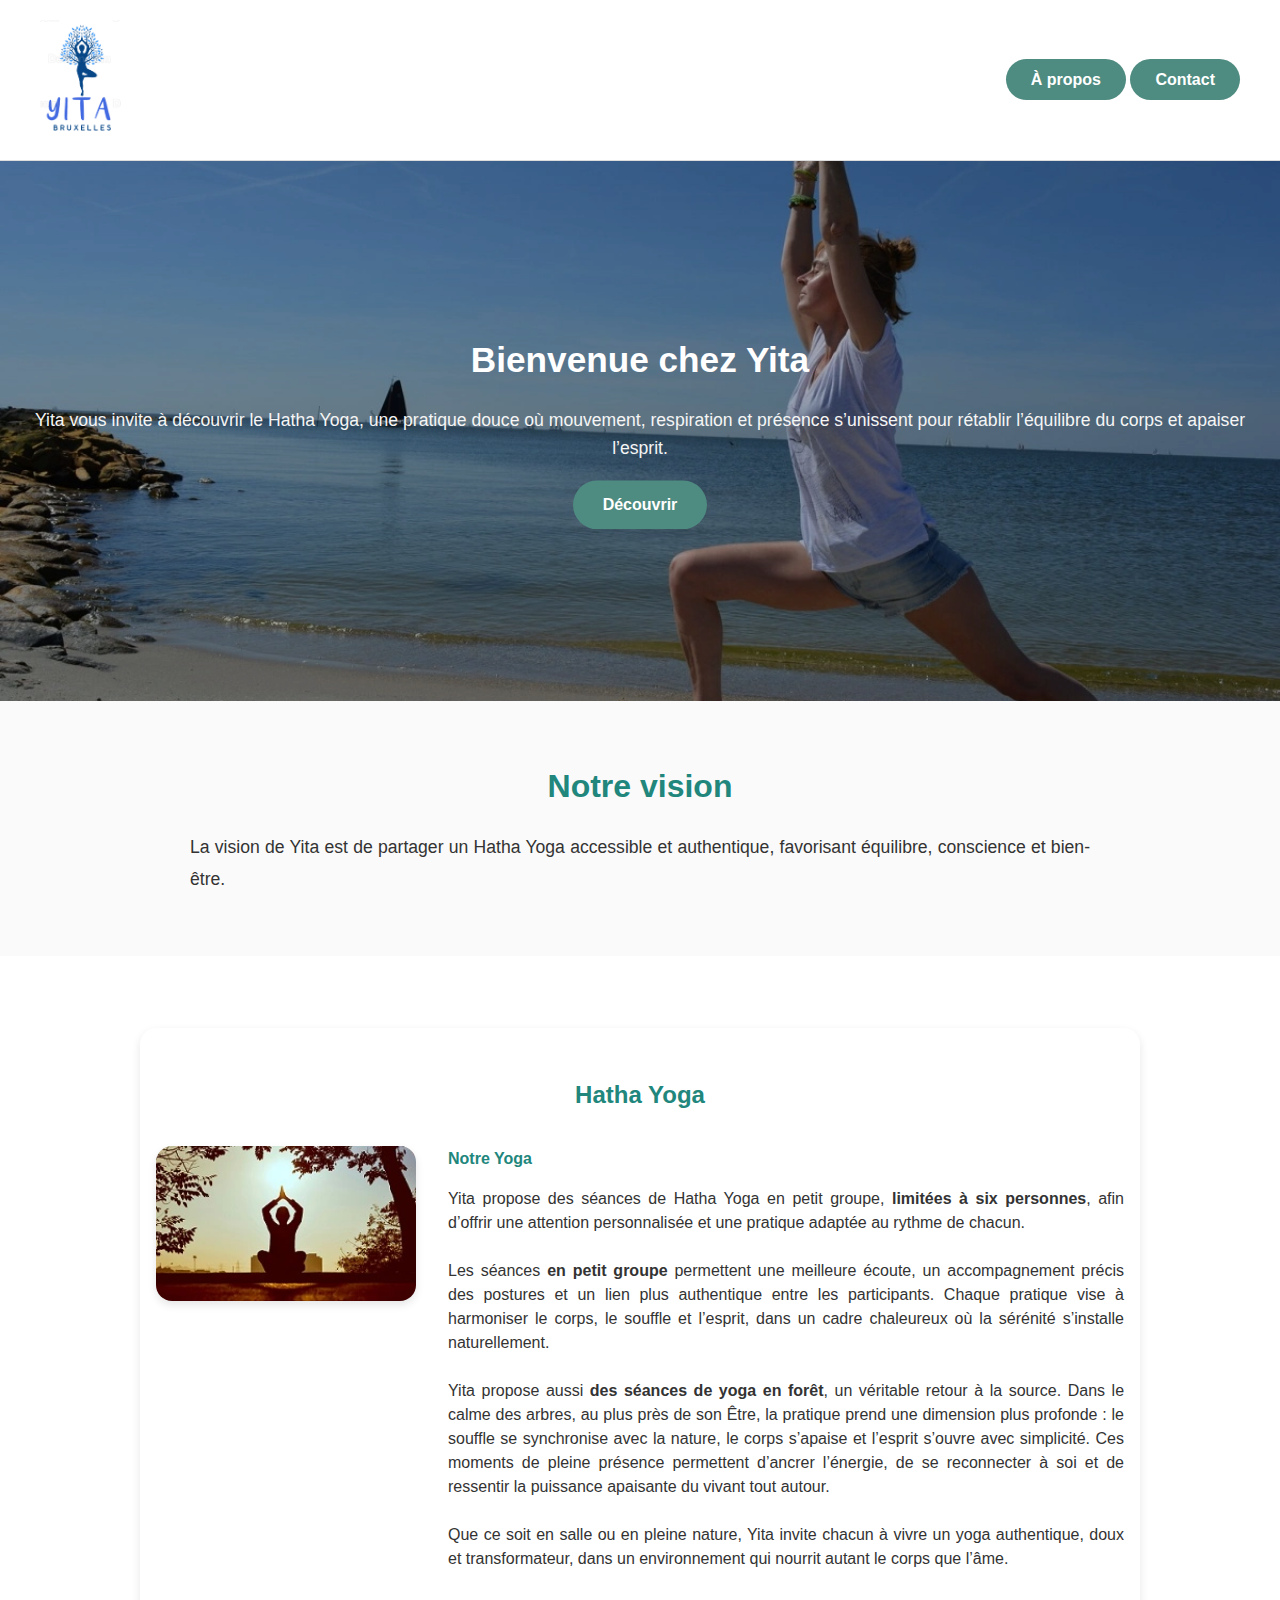
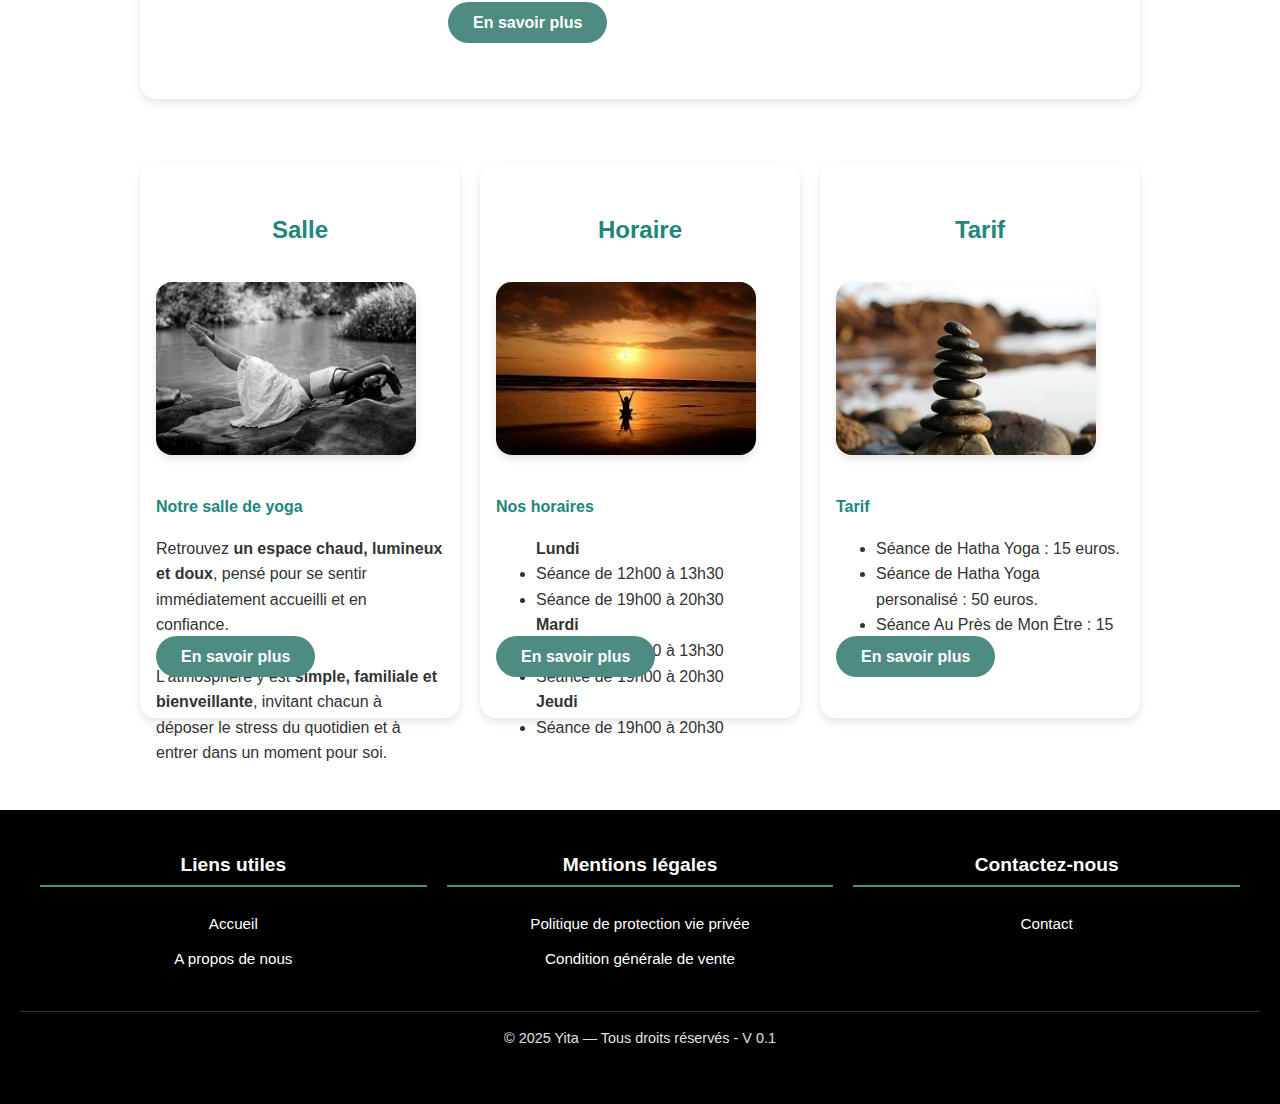
<file: index.html>
<!DOCTYPE html>
<html lang="fr">
<head>
    <meta charset="UTF-8">
    <meta name="viewport" content="width=device-width, initial-scale=1.0">
    <title>YITA - Hatha Yoga Bruxelles</title>
    <meta name="description" content="Yita : Votre Hatha Yoga sur Bruxelles">

    <!-- 🔒 Sécurité front-end pour GitHub Pages -->
    <meta http-equiv="Content-Security-Policy"
          content="default-src 'self'; img-src 'self' https:; script-src 'self'; style-src 'self' https://fonts.googleapis.com; font-src 'self' https://fonts.gstatic.com;">
	<link rel="icon" href="/images/favicon.png" type="image/png">
    <!-- CSS -->
    <link rel="stylesheet" href="style.css">
    <link rel="stylesheet" href="section.css">
</head>


<body>

    <!-- HEADER -->
    <header class="header">
        <div class="logo">
         <a href="/"><img src="images/yita_logo.webp" alt="Yita Logo" width="200" height="297"></a>
          </div>
        <nav class="nav" role="navigation" aria-label="Menu principal">
		         <a href="apropos.html" class="btn">À propos</a>
            <a href="contact.html" class="btn">Contact</a>
        </nav>
    </header>

    <!-- MAIN CONTENT -->
    <main role="main">
        <!-- HERO -->
        <section class="hero">
            <div class="hero-image">
                <img src="images/veronique_hero.webp" alt="Welcome" loading="lazy">
               <div class="hero-text">
                    <h1>Bienvenue chez Yita</h1>
					<p>Yita vous invite à découvrir le Hatha Yoga, une pratique douce où mouvement, 
					respiration et présence s’unissent pour rétablir l’équilibre du corps et apaiser l’esprit.</p>
                  </p>
              
					 <a href="#goto" class="btn">Découvrir</a>
            </div>
        </section>

        <!-- SECTION INTRODUCTIVE -->
        <section class="welcome-section" id="welcome-section">
            <div class="container">
                <h2>Notre vision</h2>
                <p>La vision de Yita est de partager un Hatha Yoga accessible et authentique, 
				favorisant équilibre, conscience et bien-être.
</p>
            </div>
        </section>
		
		
		
<!-- SECTION Yoga -->
<div id="goto"></div>

<section class="special-section" id="notre-histoire">

  <h2>Hatha Yoga</h2>

  <div class="container">
    <div class="photo">
      <img src="images/yoga_index.webp" alt="Hatha Yoga chez Yita" loading="lazy">
    </div>
    <div class="comment">
	<h3>Notre Yoga</h3>

      <p>Yita propose des séances de Hatha Yoga en petit groupe, <strong>limitées à six personnes</strong>, afin d’offrir une attention personnalisée et une pratique adaptée au rythme de chacun.

<br><br>
Les séances <strong>en petit groupe</strong> permettent une meilleure écoute, un accompagnement précis des postures et un lien plus authentique entre les participants.
Chaque pratique vise à harmoniser le corps, le souffle et l’esprit, dans un cadre chaleureux où la sérénité s’installe naturellement.
<br><br>
Yita propose aussi <strong>des séances de yoga en forêt</strong>, un véritable retour à la source.
Dans le calme des arbres, au plus près de son Être, la pratique prend une dimension plus profonde : le souffle se synchronise avec la nature, le corps s’apaise et l’esprit s’ouvre avec simplicité.
Ces moments de pleine présence permettent d’ancrer l’énergie, de se reconnecter à soi et de ressentir la puissance apaisante du vivant tout autour.
<br><br>
Que ce soit en salle ou en pleine nature, Yita invite chacun à vivre un yoga authentique, 
doux et transformateur, dans un environnement qui nourrit autant le corps que l’âme.
<br><br>
</p>
<p>
<a href="contact.html" class="btn">En savoir plus</a>
      </p>
	
    </div>
  </div>
</section>
<div class="services-row">

<section class="special-section" id="Salle">
  <h2>Salle</h2>
  <div class="container">
    <div class="photo">
      <img src="images/room_index.webp" alt="Notre sale" loading="lazy">
    </div>
    <div class="commentindex">
	<h3>Notre salle de yoga</h3>
<p>Retrouvez <strong>un espace chaud, lumineux et doux</strong>, pensé pour se sentir immédiatement accueilli et en confiance.<br><br>
L’atmosphère y est <strong>simple, familiale et bienveillante</strong>, invitant chacun à déposer le stress du quotidien et à entrer dans un moment pour soi.</p>
    </div>
  </div>
  <a href="contact.html" class="btn">En savoir plus</a>
</section>

<!-- SECTION Horaire -->
<section class="special-section" id="horaire">
  <h2>Horaire</h2>
  <div class="container">
    <div class="photo">
      <img src="images/horaire_index.webp" alt="Horaires" loading="lazy">
    </div>
    <div class="commentindex">
	<h3>Nos horaires</h3>
<p>
<ul>
<h4>Lundi</h4>
<li> Séance de 12h00 à 13h30</li>
<li> Séance de 19h00 à 20h30</li>

<h4>Mardi</h4>
<li> Séance de 12h00 à 13h30</li>
<li> Séance de 19h00 à 20h30</li>
<h4>Jeudi</h4>
<li> Séance de 19h00 à 20h30</li>
</p>
 </div>
  </div>
  <a href="contact.html" class="btn">En savoir plus</a>
</section>


<!-- Tarifs -->
<section class="special-section" id="Tarif"> 
  <h2>Tarif</h2>
  <div class="container">
    <div class="photo">
      <img src="images/tarif_index.webp" alt="Tarif" loading="lazy">
    </div>
    <div class="commentindex">
	<h3>Tarif</h3>
		<ul>
        <li>Séance de Hatha Yoga : 15 euros.</li>
		<li>Séance de Hatha Yoga personalisé : 50 euros.</li>
		<li>Séance Au Près de Mon Être : 15 euros.</li>
		</ul>
     

    </div>
  </div>
  <a href="contact.html" class="btn">En savoir plus</a>
</section>
 </div>
</main>
<!-- FOOTER -->
<footer class="footer">
    <div class="footer-wrapper">
        <!-- Colonne Liens utiles -->
        <div class="footer-col">
            <h3>Liens utiles</h3>
            <ul>
                <li><a href="/">Accueil</a></li>
				<li><a href="apropos.html">A propos de nous</a></li>
            </ul>
        </div>
        <!-- Colonne À propos -->
        <div class="footer-col">
      	<h3>Mentions légales</h3>
            <ul>
                <li><a href="rgpd.html">Politique de protection vie privée</a></li>
				<li><a href="condition.html">Condition générale de vente</a></li
                </ul>
          </div>
        <!-- Colonne Contact -->
        <div class="footer-col">
            <h3>Contactez-nous</h3>
			  <ul>
			  <li><a href="contact.html">Contact</a></li>
				  </ul>
        </div>
    </div>
    <p class="footer-bottom">&copy; 2025 Yita — Tous droits réservés - V 0.1</p>
</footer>

<script src="script.js"></script>


</body>
</html>
</file>
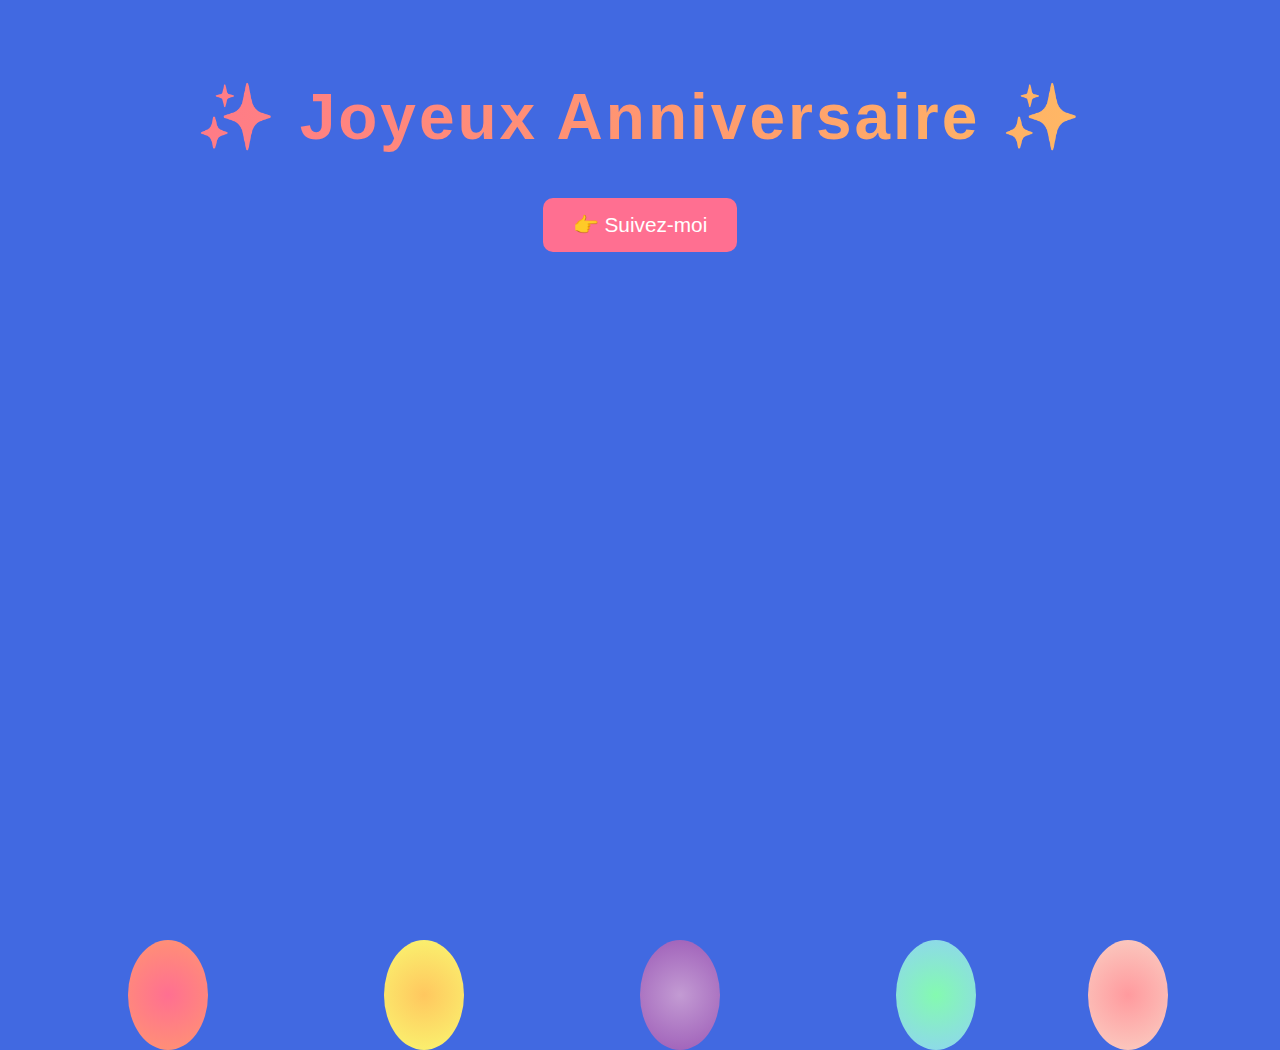
<file: Anniversaire.html>
<!DOCTYPE html>
<html lang="fr">
<head>
    <meta charset="UTF-8">
    <title>Joyeux Anniversaire 🎉</title>
    <style>
        body {
            margin: 0;
            padding: 0;
            background: #4169E1;
            color: #fff;
            font-family: "Poppins", sans-serif;
            overflow-x: hidden;
        }

        h1 {
            text-align: center;
            font-size: 4em;
            margin-top: 80px;
            background: linear-gradient(90deg, #ff6f91, #ff9671, #ffc75f);
            -webkit-background-clip: text;
            -webkit-text-fill-color: transparent;
            letter-spacing: 3px;
        }

        p {
            text-align: center;
            font-size: 1.3em;
            opacity: 0.9;
        }

        .btn {
            display: block;
            margin: 40px auto;
            width: max-content;
            padding: 15px 30px;
            background: #ff6f91;
            color: white;
            text-decoration: none;
            font-size: 1.3em;
            border-radius: 10px;
            transition: 0.3s;
        }

        .btn:hover {
            background: #ff3f6d;
            transform: translateY(-3px);
        }

        /* Ballons animés */
        .balloon {
            position: absolute;
            bottom: -150px;
            width: 80px;
            height: 110px;
            background: radial-gradient(circle at 50% 35%, #ff9a9e, #ff6f91);
            border-radius: 50%;
            animation: float 8s infinite;
        }

        @keyframes float {
            0% { transform: translateY(0) rotate(-4deg); }
            50% { transform: translateY(-300px) rotate(4deg); }
            100% { transform: translateY(0) rotate(-4deg); }
        }

        /* Variations des ballons */
        .b1 { left: 10%; animation-duration: 9s; background: radial-gradient(circle, #ff6f91, #ff9671); }
        .b2 { left: 30%; animation-duration: 11s; background: radial-gradient(circle, #ffc75f, #f9f871); }
        .b3 { left: 50%; animation-duration: 10s; background: radial-gradient(circle, #c39bd3, #9b59b6); }
        .b4 { left: 70%; animation-duration: 8s;  background: radial-gradient(circle, #84fab0, #8fd3f4); }
        .b5 { left: 85%; animation-duration: 12s; background: radial-gradient(circle, #ff9a9e, #fad0c4); }
    </style>
</head>
<body>

    <h1>✨ Joyeux Anniversaire ✨</h1>
    <p></p>

    <a class="btn" href="https://viharislux-cloud.github.io/Yita/" target="_blank">
        👉 Suivez-moi
    </a>

    <!-- Ballons -->
    <div class="balloon b1"></div>
    <div class="balloon b2"></div>
    <div class="balloon b3"></div>
    <div class="balloon b4"></div>
    <div class="balloon b5"></div>

</body>
</html>
</file>
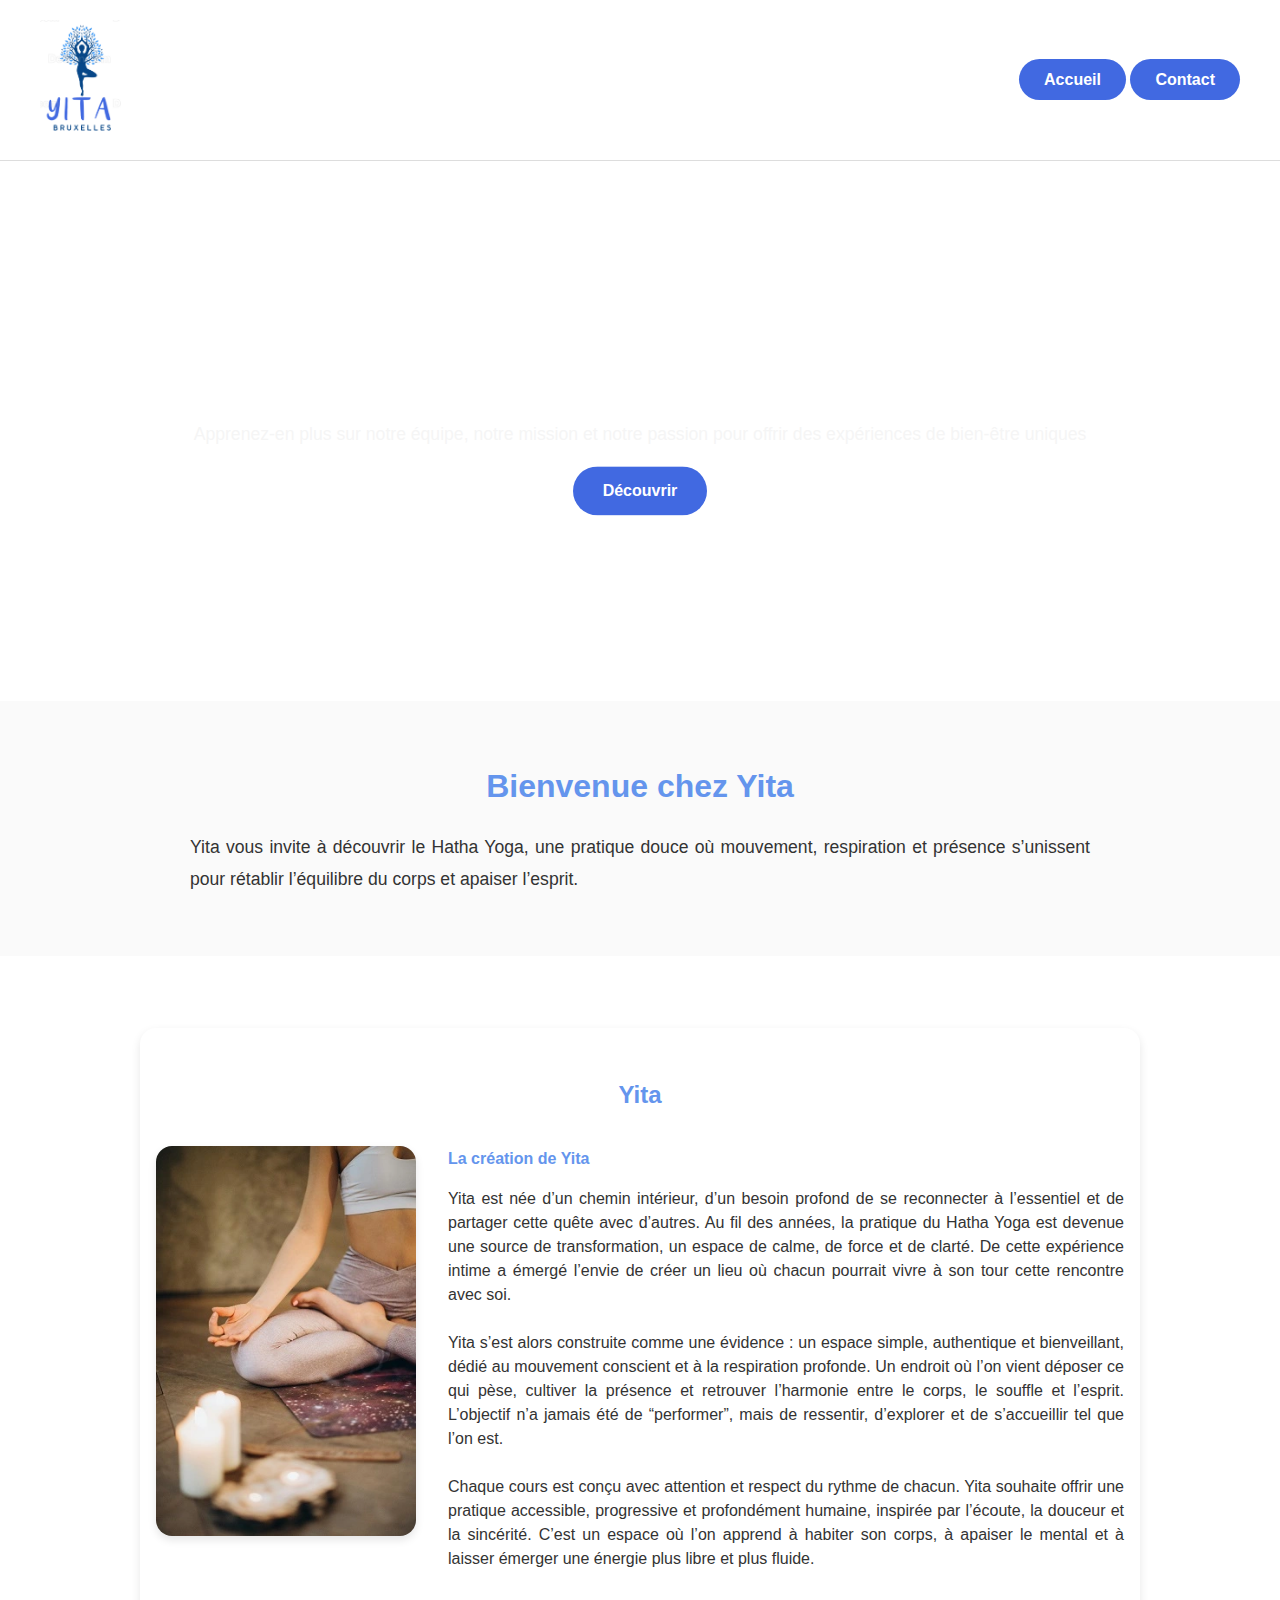
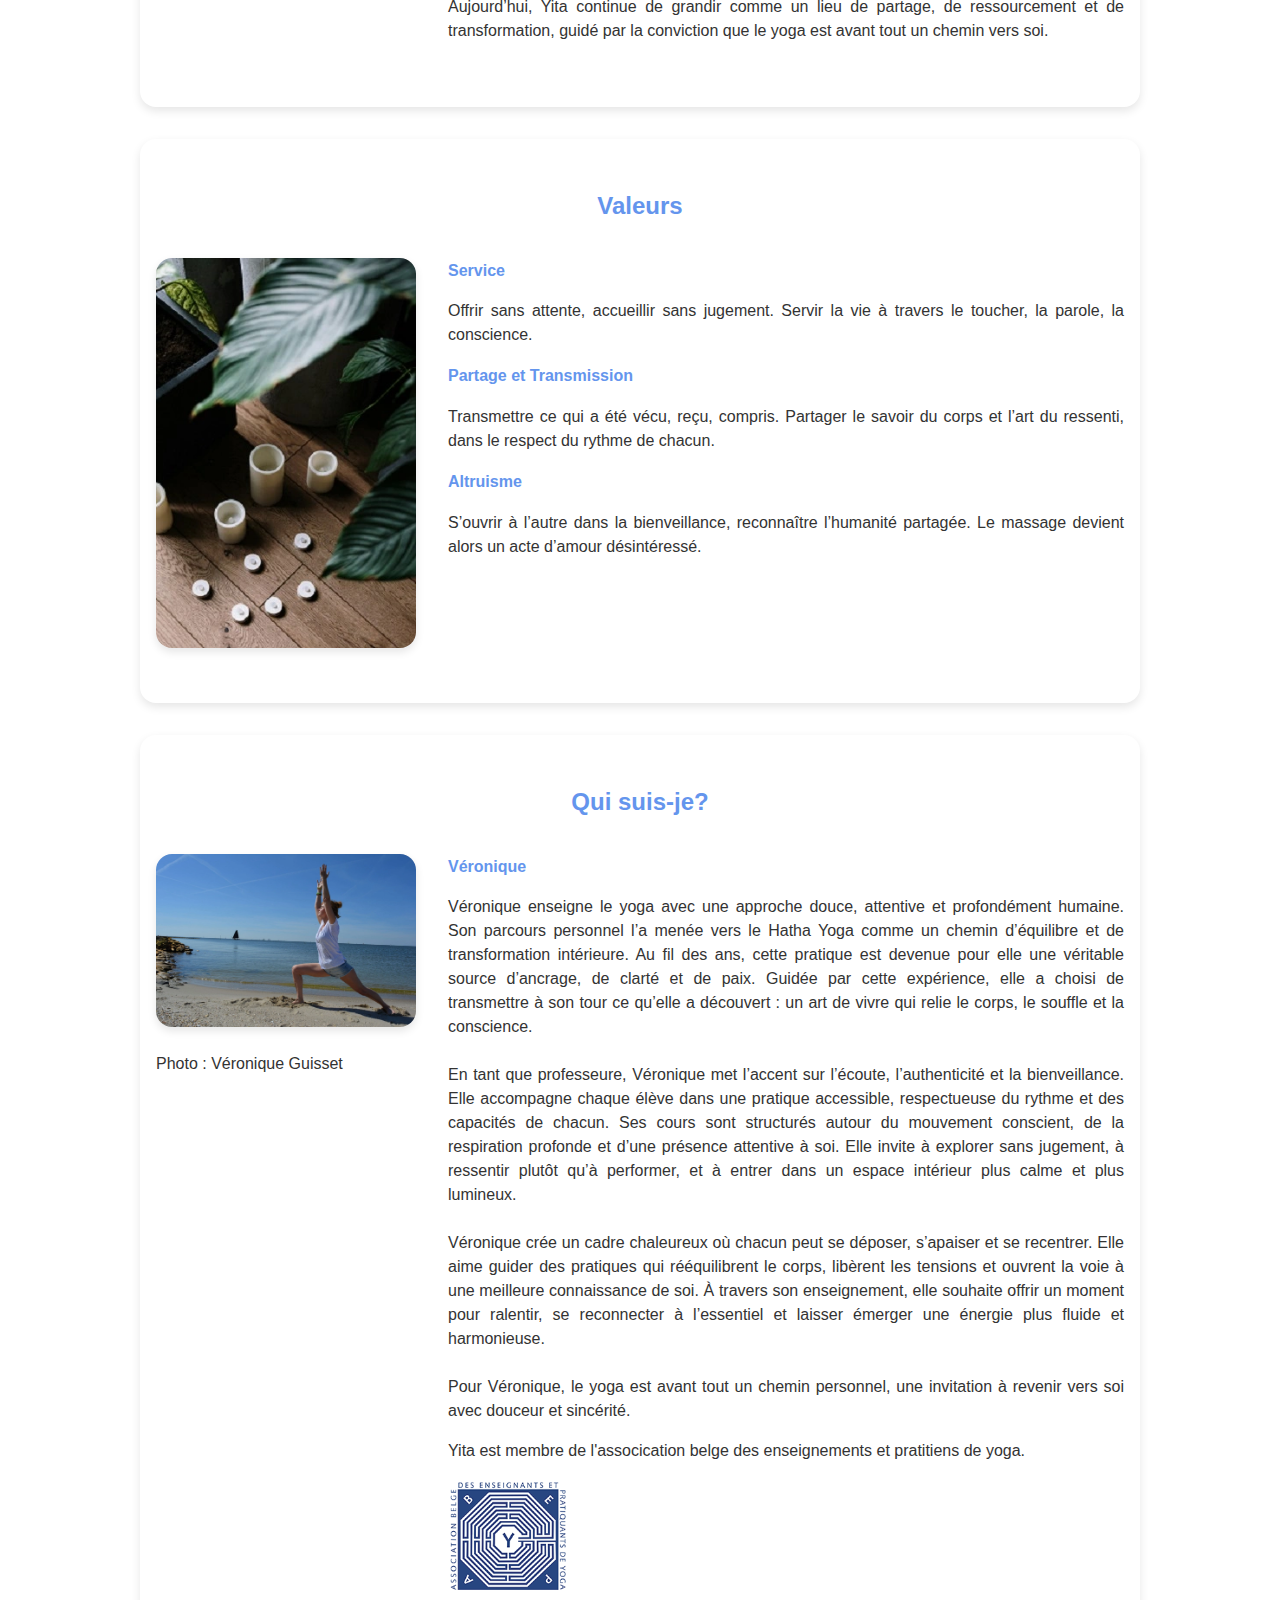
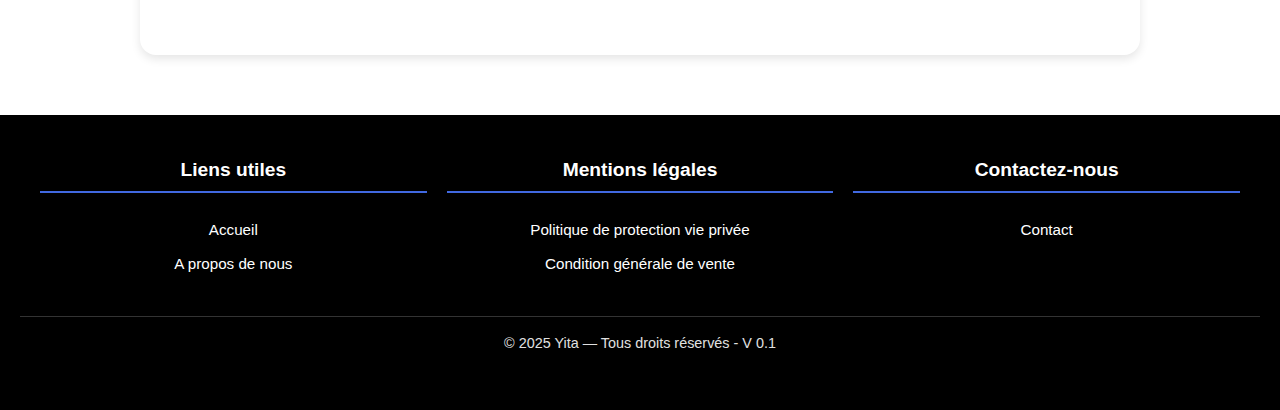
<file: apropos.html>
<!DOCTYPE html>
<html lang="fr">
<head>
    <meta charset="UTF-8">
    <meta name="viewport" content="width=device-width, initial-scale=1.0">
    <title>YITA - Hatha Yoga Bruxelles</title>
    <meta name="description" content="Yita : Votre Hatha Yoga sur Bruxelles">

    <!-- 🔒 Sécurité front-end pour GitHub Pages -->
    <meta http-equiv="Content-Security-Policy"
          content="default-src 'self'; img-src 'self' https:; script-src 'self'; style-src 'self' https://fonts.googleapis.com; font-src 'self' https://fonts.gstatic.com;">
	<link rel="icon" href="/images/favicon.png" type="image/png">
    <!-- CSS -->
    <link rel="stylesheet" href="style.css">
  
</head>
<body>

<!-- HEADER -->
    <!-- HEADER -->
    <header class="header">
        <div class="logo">
          <a href="index.html"><img src="images/yita_logo.webp" alt="Yita Logo" width="200" height="297"></a>
          </div>
        <nav class="nav" role="navigation" aria-label="Menu principal">
  
            <a href="index.html" class="btn">Accueil</a> 
			<a   <a href="contact.html" class="btn">Contact</a> 
 
        </nav>
    </header>

    <!-- MAIN CONTENT -->
    <main role="main">
        <!-- HERO -->
        <section class="hero">
            <div class="hero-image">
                <img
  src="images/veronique_hero.webp"
  alt="Welcome"
  fetchpriority="high"
  decoding="async"
  width="xxxx"
  height="yyyy"
>
               <div class="hero-text">
                    <h1>A propos de nous</h1>
                    <p>Apprenez-en plus sur notre équipe, notre mission et notre passion pour offrir des expériences de bien-être uniques</p>				 
					<a href="#goto" class="btn">Découvrir</a>
            </div>
        </section>
<main id="welcome-section">

	  
      <!-- SECTION INTRODUCTIVE -->
     <section class="welcome-section" id="welcome-section">
        <div class="container">
          <h2>Bienvenue chez Yita</h2>
          <p>Yita vous invite à découvrir le Hatha Yoga, une pratique douce où mouvement, 
					respiration et présence s’unissent pour rétablir l’équilibre du corps et apaiser l’esprit.</p>
        </div>
      </section>
	  

<!-- SECTION NOTRE HISTOIRE -->
<div id="goto"></div>

<section class="special-section" id="notre-histoire">

  <h2>Yita</h2>

  <div class="container">
    <div class="photo">
      <img src="images/apropos_histoire.webp" alt="Qui est Yita?" loading="lazy">
    </div>
    <div class="comment">
	<h3>La création de Yita</h3>
      <p>Yita est née d’un chemin intérieur, d’un besoin profond de se reconnecter à l’essentiel et de partager cette quête avec d’autres.
Au fil des années, la pratique du Hatha Yoga est devenue une source de transformation, un espace de calme, de force et de clarté.
De cette expérience intime a émergé l’envie de créer un lieu où chacun pourrait vivre à son tour cette rencontre avec soi.<br><br>

Yita s’est alors construite comme une évidence : un espace simple, authentique et bienveillant, dédié au mouvement conscient et à la respiration profonde.
Un endroit où l’on vient déposer ce qui pèse, cultiver la présence et retrouver l’harmonie entre le corps, le souffle et l’esprit.
L’objectif n’a jamais été de “performer”, mais de ressentir, d’explorer et de s’accueillir tel que l’on est.<br><br>

Chaque cours est conçu avec attention et respect du rythme de chacun.
Yita souhaite offrir une pratique accessible, progressive et profondément humaine, inspirée par l’écoute, la douceur et la sincérité.
C’est un espace où l’on apprend à habiter son corps, à apaiser le mental et à laisser émerger une énergie plus libre et plus fluide.<br><br>

Aujourd’hui, Yita continue de grandir comme un lieu de partage, de ressourcement et de transformation, guidé par la conviction que le yoga est avant tout un chemin vers soi.</p>
<p>

      </p>
    </div>
  </div>
</section>

<!-- SECTION NOS VALEURS -->
<section class="special-section" id="nos-valeurs">
  <h2>Valeurs</h2>
  <div class="container">
    <div class="photo">
      <img src="images/apropos_valeur.webp" alt="Nos valeurs" loading="lazy">
    </div>
    <div class="comment">
     
<h3>Service</h3>
<p>Offrir sans attente, accueillir sans jugement.
Servir la vie à travers le toucher, la parole, la conscience.</p>
<h3>Partage et Transmission</h3>
<p>Transmettre ce qui a été vécu, reçu, compris.
Partager le savoir du corps et l’art du ressenti, dans le respect du rythme de chacun.</p>
<h3>Altruisme</h3>
<p>S’ouvrir à l’autre dans la bienveillance, reconnaître l’humanité partagée.
Le massage devient alors un acte d’amour désintéressé.
      </p>
    </div>
  </div>
</section>
</div>
<!-- SECTION NOTRE ÉQUIPE -->
<section class="special-section" id="Qui suis-je?"> 
  <h2>Qui suis-je?</h2>
  <div class="container">
    <div class="photo">
      <img src="images/apropos_veronique.webp" alt="Véronique" loading="lazy">
	       <figcaption>
        <p>Photo : Véronique Guisset</p>
      </figcaption> 
    </div>
    <div class="comment">
      <h3>Véronique</h3>
      <p>
        Véronique enseigne le yoga avec une approche douce, attentive et profondément humaine.
Son parcours personnel l’a menée vers le Hatha Yoga comme un chemin d’équilibre et de transformation intérieure.
Au fil des ans, cette pratique est devenue pour elle une véritable source d’ancrage, de clarté et de paix.
Guidée par cette expérience, elle a choisi de transmettre à son tour ce qu’elle a découvert : un art de vivre qui relie le corps, le souffle et la conscience.
<br><br>
En tant que professeure, Véronique met l’accent sur l’écoute, l’authenticité et la bienveillance.
Elle accompagne chaque élève dans une pratique accessible, respectueuse du rythme et des capacités de chacun.
Ses cours sont structurés autour du mouvement conscient, de la respiration profonde et d’une présence attentive à soi.
Elle invite à explorer sans jugement, à ressentir plutôt qu’à performer, et à entrer dans un espace intérieur plus calme et plus lumineux.
<br><br>
Véronique crée un cadre chaleureux où chacun peut se déposer, s’apaiser et se recentrer.
Elle aime guider des pratiques qui rééquilibrent le corps, libèrent les tensions et ouvrent la voie à une meilleure connaissance de soi.
À travers son enseignement, elle souhaite offrir un moment pour ralentir, se reconnecter à l’essentiel et laisser émerger une énergie plus fluide et harmonieuse.
<br><br>
Pour Véronique, le yoga est avant tout un chemin personnel, une invitation à revenir vers soi avec douceur et sincérité.
      </p>
  <p>Yita est membre de l'assocication belge des enseignements et pratitiens de yoga.</p>
	  <div class="photoMiniature">
	  <a
    href="https://www.yoga-abepy.be/" 
    target="_blank" 
    rel="noopener noreferrer"
    style="position: relative; bottom: 10px; right: 10px;">
  
	<img src="images/abepy.png" alt="abepy" loading="lazy">
	
	</a>

	</div>
    </div>

</section>

</main>

<!-- FOOTER -->
<footer class="footer">
    <div class="footer-wrapper">
        <!-- Colonne Liens utiles -->
        <div class="footer-col">
            <h3>Liens utiles</h3>
            <ul>
                <li><a href="index.html">Accueil</a></li>
				<li><a href="apropos.html">A propos de nous</a></li>
            </ul>
        </div>
        <!-- Colonne À propos -->
        <div class="footer-col">
      	<h3>Mentions légales</h3>
            <ul>
                <li><a href="rgpd.html">Politique de protection vie privée</a></li>
				<li><a href="condition.html">Condition générale de vente</a></li
                </ul>
          </div>
        <!-- Colonne Contact -->
        <div class="footer-col">
            <h3>Contactez-nous</h3>
			  <ul>
			  <li><a href="contact.html">Contact</a></li>
				  </ul>
        </div>
    </div>
    <p class="footer-bottom">&copy; 2025 Yita — Tous droits réservés - V 0.1</p>
</footer>

<script src="script.js"></script>
</body>
</html>
</file>
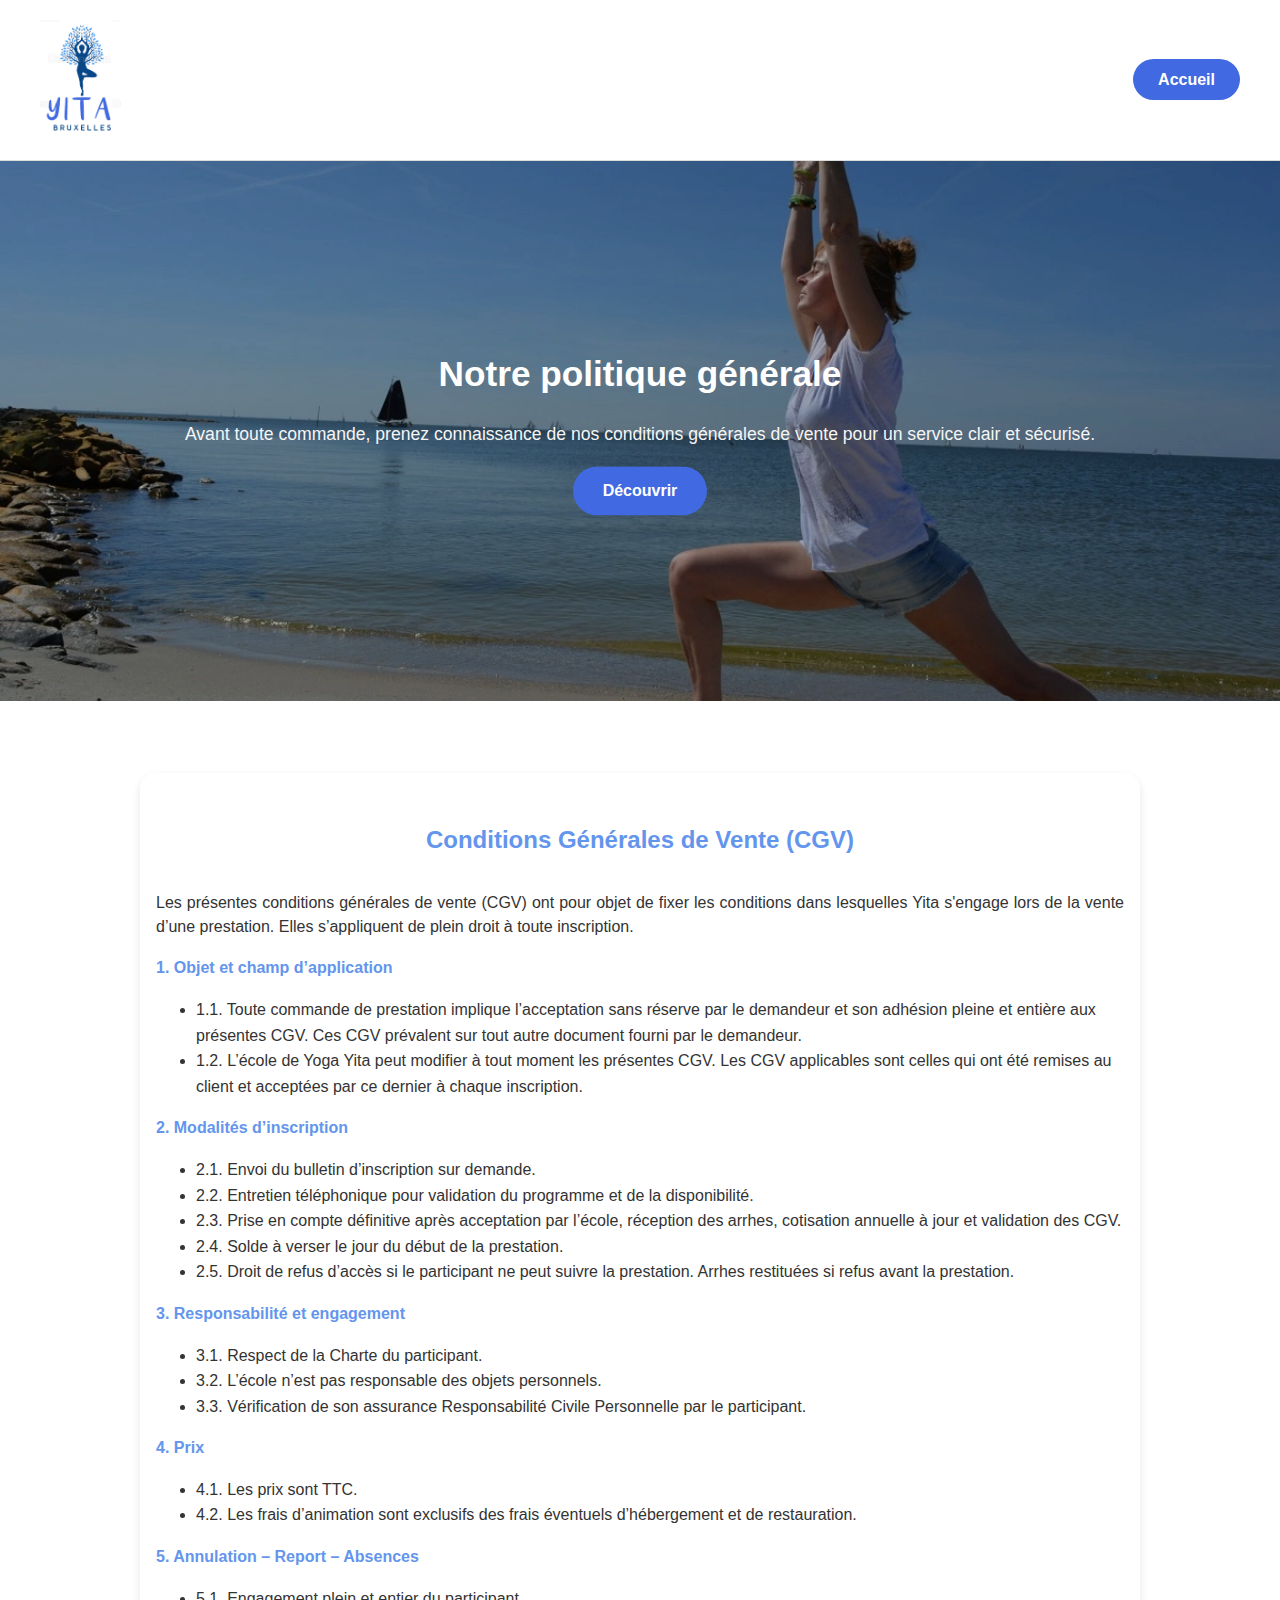
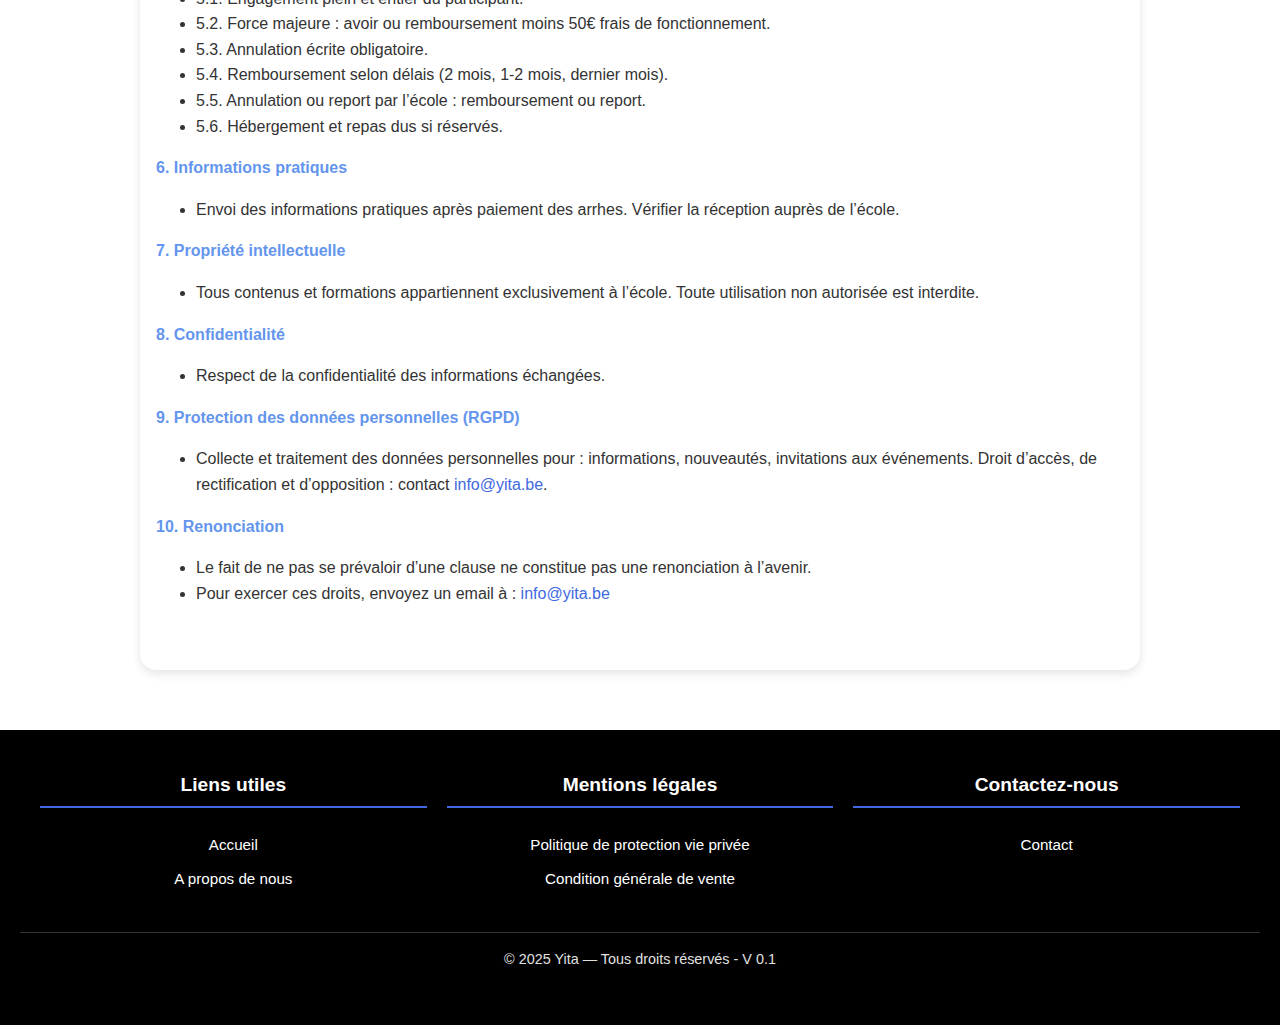
<file: condition.html>
<!DOCTYPE html>
<html lang="fr">
<head>
    <meta charset="UTF-8">
    <meta name="viewport" content="width=device-width, initial-scale=1.0">
    <title>YITA - Hatha Yoga Bruxelles</title>
    <meta name="description" content="Yita : Votre Hatha Yoga sur Bruxelles">

    <!-- 🔒 Sécurité front-end pour GitHub Pages -->
    <meta http-equiv="Content-Security-Policy"
          content="default-src 'self'; img-src 'self' https:; script-src 'self'; style-src 'self' https://fonts.googleapis.com; font-src 'self' https://fonts.gstatic.com;">
	<link rel="icon" href="/images/favicon.png" type="image/png">
    <!-- CSS -->
    <link rel="stylesheet" href="style.css">
  
</head>
<body>

    <!-- HEADER -->
    <header class="header">
        <div class="logo">
      <a href="index.html"><img src="images/yita_logo.webp" alt="Yita Logo" width="200" height="297"></a>
        </div>
        <nav class="nav" role="navigation" aria-label="Menu principal">
  <a href="index.html" class="btn">Accueil</a>

 
 
        </nav>
    </header>
  <!-- MAIN CONTENT -->
    <main role="main">
    <!-- HERO -->
    <section class="hero" id="main-content">
        <div class="hero-image">
<img
  src="images/veronique_hero.webp"
  alt="Welcome"
  fetchpriority="high"
  decoding="async"
  width="xxxx"
  height="yyyy"
>
            <div class="hero-text">
                <h1>Notre politique générale</h1>
                <p>Avant toute commande, prenez connaissance de nos conditions générales de vente pour un service clair et sécurisé.</p>
                <a href="#goto" class="btn">Découvrir</a>
            </div>
        </div>
    </section>


    <!-- SECTION SPÉCIALE -->
	<div id="goto"></div>
	 <section class="special-section" id="notre CVG">
    <div class="container">
	 <div class="comment">
  
    <h2>Conditions Générales de Vente (CGV)</h2>

        <p>Les présentes conditions générales de vente (CGV) ont pour objet de fixer les conditions 
		dans lesquelles Yita s'engage lors de la vente d’une prestation. Elles s’appliquent de plein droit à toute inscription.</p>

        <h3>1. Objet et champ d’application</h3>
		<ul>
		
        <li>1.1. Toute commande de prestation implique l’acceptation sans réserve par le demandeur et son adhésion pleine et entière aux présentes CGV. Ces CGV prévalent sur tout autre document fourni par le demandeur.</li>
        <li>1.2. L’école de Yoga Yita peut modifier à tout moment les présentes CGV. 
		Les CGV applicables sont celles qui ont été remises au client et acceptées par ce dernier à chaque inscription.</li>
		</ul>
        <h3>2. Modalités d’inscription</h3>
        <ul>
            <li>2.1. Envoi du bulletin d’inscription sur demande.</li>
            <li>2.2. Entretien téléphonique pour validation du programme et de la disponibilité.</li>
            <li>2.3. Prise en compte définitive après acceptation par l’école, réception des arrhes, cotisation annuelle à jour et validation des CGV.</li>
            <li>2.4. Solde à verser le jour du début de la prestation.</li>
            <li>2.5. Droit de refus d’accès si le participant ne peut suivre la prestation. Arrhes restituées si refus avant la prestation.</li>
        </ul>

        <h3>3. Responsabilité et engagement</h3>
        <ul>
            <li>3.1. Respect de la Charte du participant.</li>
            <li>3.2. L’école n’est pas responsable des objets personnels.</li>
            <li>3.3. Vérification de son assurance Responsabilité Civile Personnelle par le participant.</li>
        </ul>

        <h3>4. Prix</h3>
		<ul>
        <li>4.1. Les prix sont TTC.</li>
        <li>4.2. Les frais d’animation sont exclusifs des frais éventuels d’hébergement et de restauration.</li>
</ul>
        <h3>5. Annulation – Report – Absences</h3>
        <ul>
            <li>5.1. Engagement plein et entier du participant.</li>
            <li>5.2. Force majeure : avoir ou remboursement moins 50€ frais de fonctionnement.</li>
            <li>5.3. Annulation écrite obligatoire.</li>
            <li>5.4. Remboursement selon délais (2 mois, 1-2 mois, dernier mois).</li>
            <li>5.5. Annulation ou report par l’école : remboursement ou report.</li>
            <li>5.6. Hébergement et repas dus si réservés.</li>
        </ul>

        <h3>6. Informations pratiques</h3>
		<ul>
        <li>Envoi des informations pratiques après paiement des arrhes. Vérifier la réception auprès de l’école.</li>
</ul>
        <h3>7. Propriété intellectuelle</h3>
		<ul>
        <li>Tous contenus et formations appartiennent exclusivement à l’école. Toute utilisation non autorisée est interdite.</li>
</ul>
        <h3>8. Confidentialité</h3>
		<ul>
        <li>Respect de la confidentialité des informations échangées.</li>
</ul>
        <h3>9. Protection des données personnelles (RGPD)</h3>
		<ul>
        <li>Collecte et traitement des données personnelles pour : informations, nouveautés, invitations aux événements. 
		Droit d’accès, de rectification et d’opposition : contact <a href="mailto:info@yita.be">info@yita.be</a>.</li>
</ul>
        <h3>10. Renonciation</h3>
		<ul>
        <li>Le fait de ne pas se prévaloir d’une clause ne constitue pas une renonciation à l’avenir.</li>
			<li>Pour exercer ces droits, envoyez un email à : <a href="mailto:info@yita.be">info@yita.be</a></li>
			</ul>
	 </div>
		 </div>
		
        </section>
	
   




</main>
<!-- FOOTER -->
<footer class="footer">
    <div class="footer-wrapper">
        <!-- Colonne Liens utiles -->
        <div class="footer-col">
            <h3>Liens utiles</h3>
            <ul>
                <li><a href="index.html">Accueil</a></li>
				<li><a href="apropos.html">A propos de nous</a></li>
            </ul>
        </div>
        <!-- Colonne À propos -->
        <div class="footer-col">
      	<h3>Mentions légales</h3>
            <ul>
                <li><a href="rgpd.html">Politique de protection vie privée</a></li>
				<li><a href="condition.html">Condition générale de vente</a></li
                </ul>
          </div>
        <!-- Colonne Contact -->
        <div class="footer-col">
            <h3>Contactez-nous</h3>
			  <ul>
			  <li><a href="contact.html">Contact</a></li>
				  </ul>
        </div>
    </div>
    <p class="footer-bottom">&copy; 2025 Yita — Tous droits réservés - V 0.1</p>
</footer>
<script src="script.js"></script>
</body>
</html>
</file>
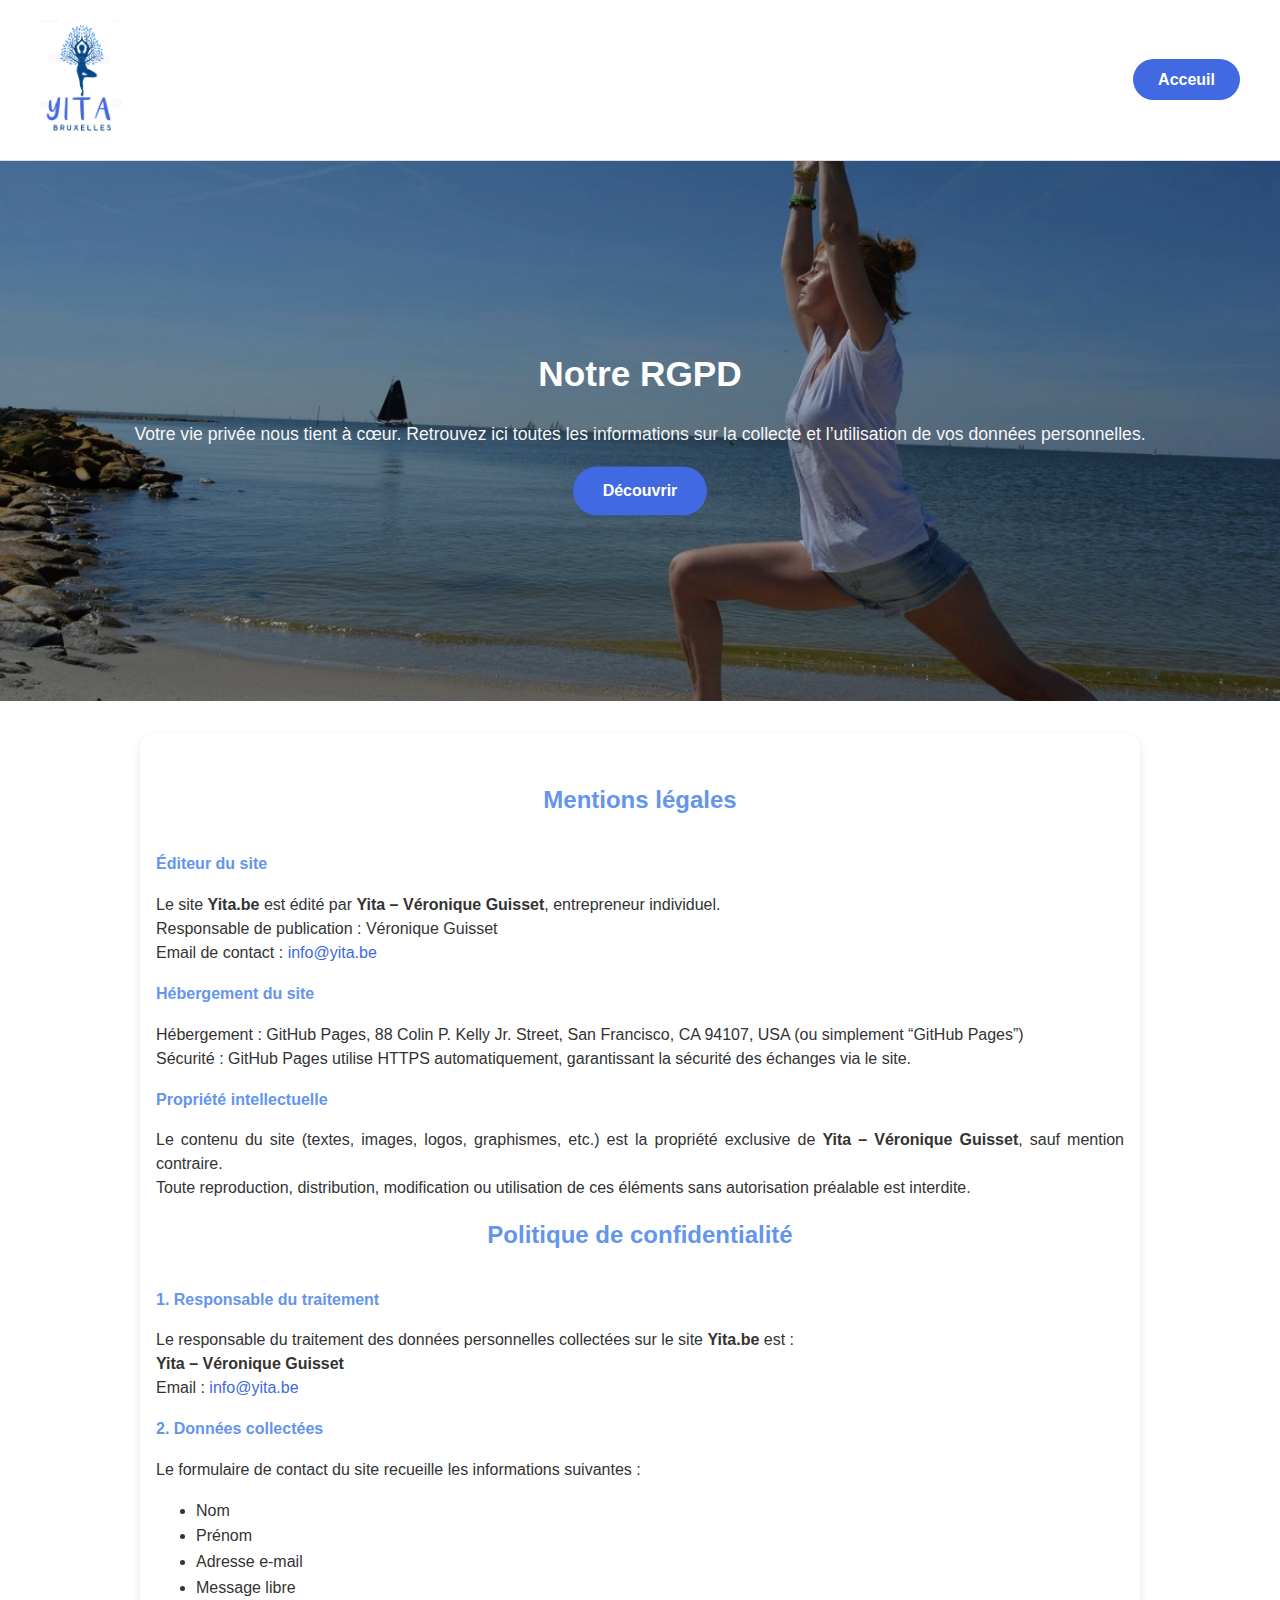
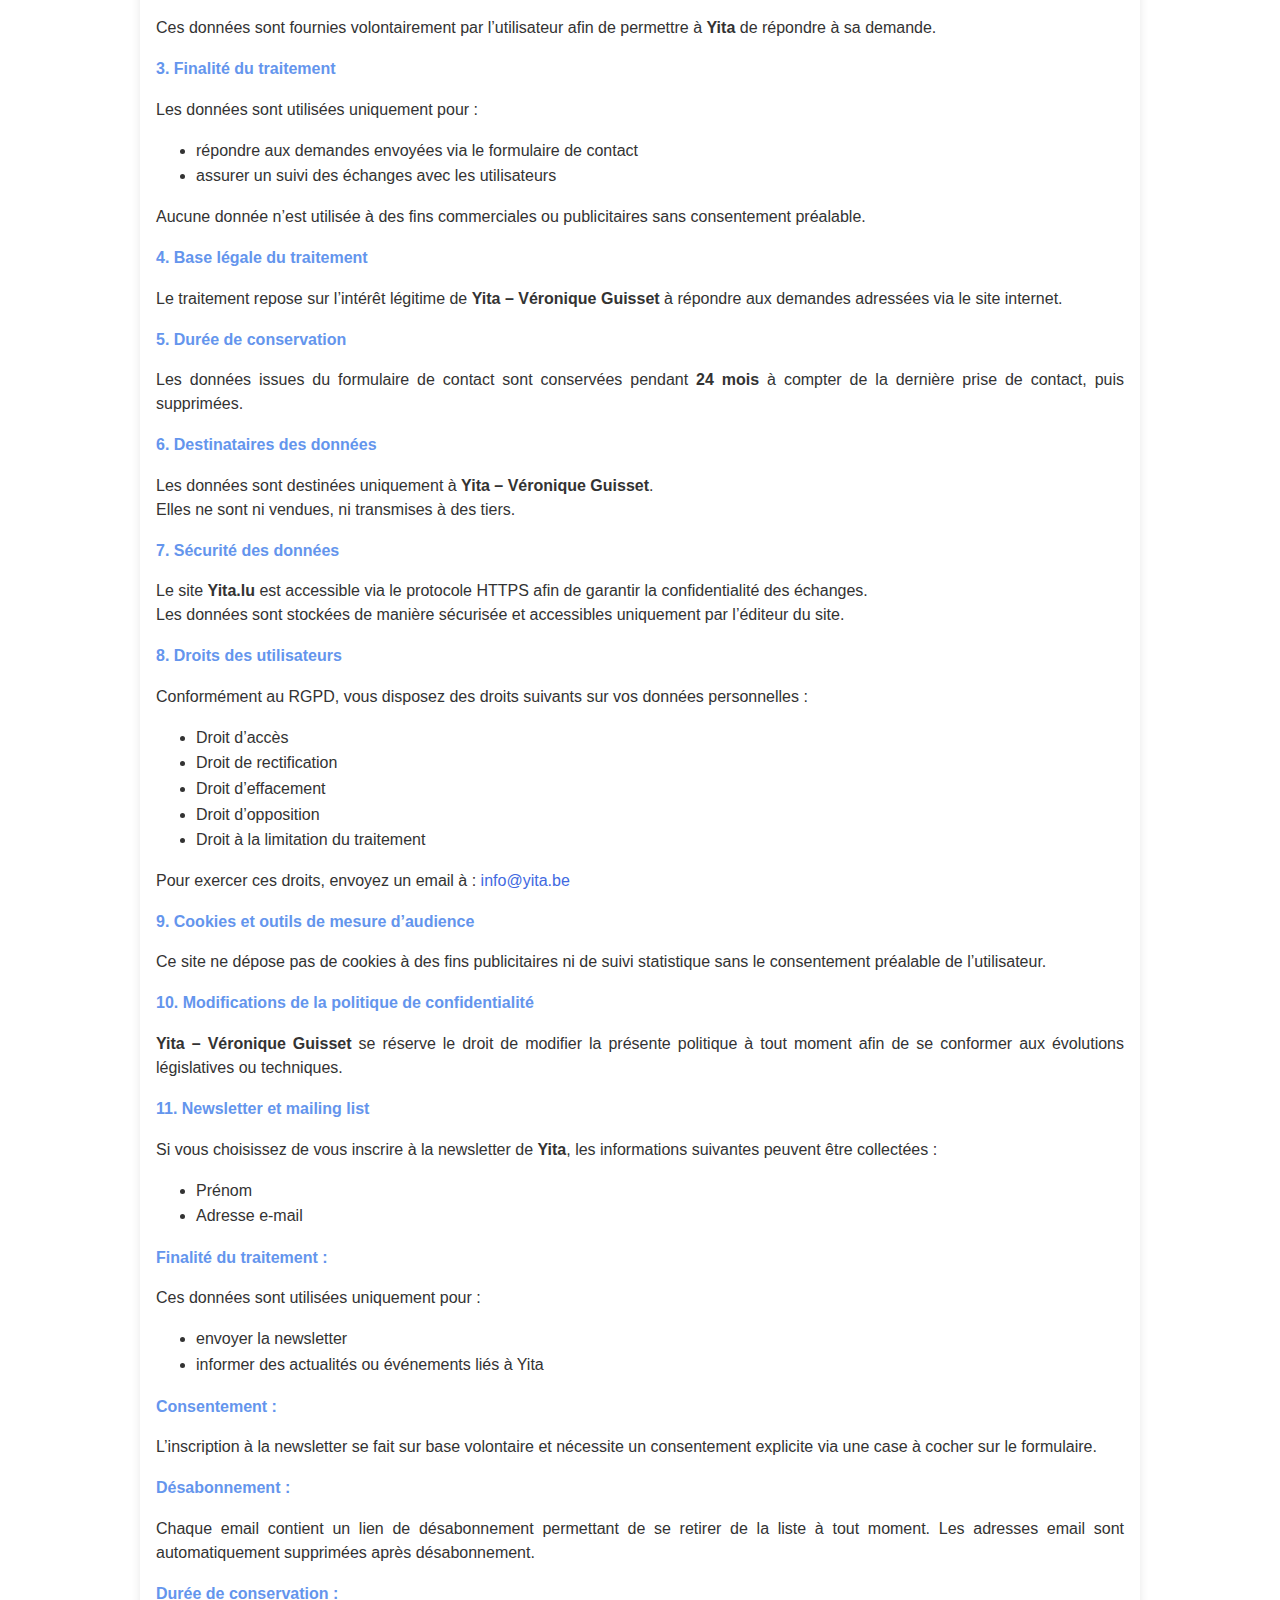
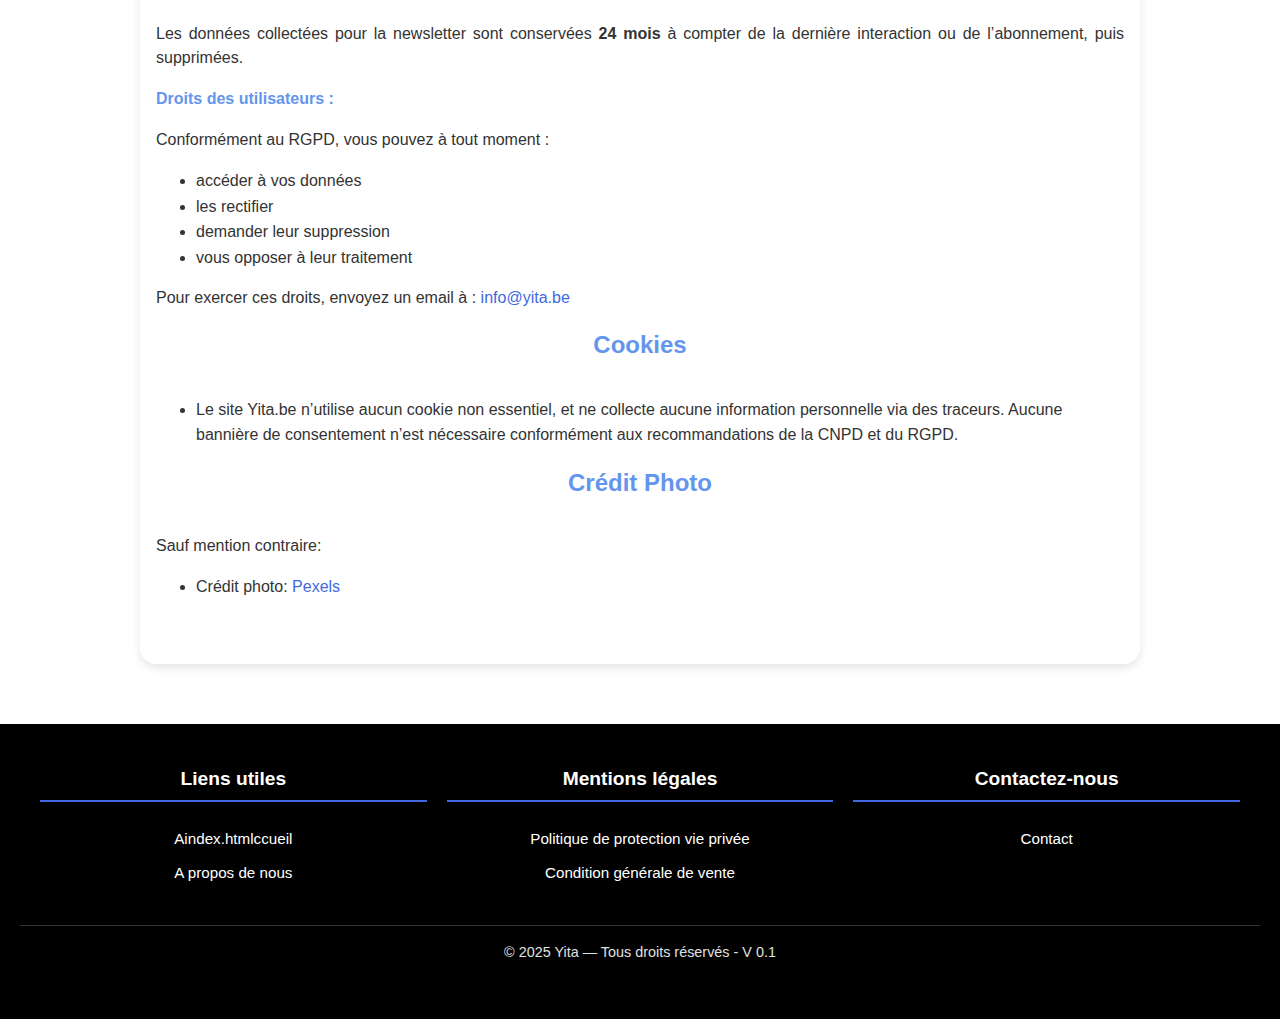
<file: rgpd.html>
<!DOCTYPE html>
<html lang="fr">
<head>
    <meta charset="UTF-8">
    <meta name="viewport" content="width=device-width, initial-scale=1.0">
    <title>YITA - Hatha Yoga Bruxelles</title>
    <meta name="description" content="Yita : Votre Hatha Yoga sur Bruxelles">

    <!-- 🔒 Sécurité front-end pour GitHub Pages -->
    <meta http-equiv="Content-Security-Policy"
          content="default-src 'self'; img-src 'self' https:; script-src 'self'; style-src 'self' https://fonts.googleapis.com; font-src 'self' https://fonts.gstatic.com;">
	<link rel="icon" href="/images/favicon.png" type="image/png">
    <!-- CSS -->
    <link rel="stylesheet" href="style.css">
  
</head>
<body>
    <!-- HEADER -->
    <header class="header">
        <div class="logo">
         <a href="index.html"><img src="images/yita_logo.webp" alt="Yita Logo" width="200" height="297"></a>
          </div>
        <nav class="nav" role="navigation" aria-label="Menu principal">
            <!--<a href="prestations.html" class="btn">Offres & Tarif</a> -->
            <a href="index.html" class="btn">Acceuil</a>
           
        </nav>
    </header>

    <!-- MAIN CONTENT -->
    <main role="main">
        <!-- HERO -->
        <section class="hero">
            <div class="hero-image">
<img
  src="images/veronique_hero.webp"
  alt="Welcome"
  fetchpriority="high"
  decoding="async"
  width="xxxx"
  height="yyyy"
>
               <div class="hero-text">
                    <h1>Notre RGPD</h1>
                    <p>Votre vie privée nous tient à cœur. Retrouvez ici toutes les informations sur la collecte et l’utilisation de vos données personnelles.	</p>
					 <a href="#goto" class="btn">Découvrir</a>
            </div>
			  <div id="goto"></div>
        </section>



    <!-- SECTION SPÉCIALE -->
	
 <section class="special-section" id="notre RGPD">

    <div class="container">
	 <div class="comment">
          
<h2>Mentions légales</h2>

<h3>Éditeur du site</h3>
<p>Le site <strong>Yita.be</strong> est édité par <strong>Yita – Véronique Guisset</strong>, entrepreneur individuel.<br>
Responsable de publication : Véronique Guisset<br>
Email de contact : <a href="mailto:info@yita.be">info@yita.be</a></p>

<h3>Hébergement du site</h3>
<p>Hébergement : GitHub Pages, 88 Colin P. Kelly Jr. Street, San Francisco, CA 94107, USA (ou simplement “GitHub Pages”)<br>
Sécurité : GitHub Pages utilise HTTPS automatiquement, garantissant la sécurité des échanges via le site.</p>

<h3>Propriété intellectuelle</h3>
<p>Le contenu du site (textes, images, logos, graphismes, etc.) est la propriété exclusive de <strong>Yita – Véronique Guisset</strong>, sauf mention contraire.<br>
Toute reproduction, distribution, modification ou utilisation de ces éléments sans autorisation préalable est interdite.</p>

<h2>Politique de confidentialité</h2>

<h3>1. Responsable du traitement</h3>
<p>Le responsable du traitement des données personnelles collectées sur le site <strong>Yita.be</strong> est :<br>
<strong>Yita – Véronique Guisset</strong><br>
Email : <a href="mailto:info@yita.be">info@yita.be</a></p>

<h3>2. Données collectées</h3>
<p>Le formulaire de contact du site recueille les informations suivantes :</p>
<ul>
  <li>Nom</li>
  <li>Prénom</li>
  <li>Adresse e-mail</li>
  <li>Message libre</li>
</ul>
<p>Ces données sont fournies volontairement par l’utilisateur afin de permettre à <strong>Yita</strong> de répondre à sa demande.</p>

<h3>3. Finalité du traitement</h3>
<p>Les données sont utilisées uniquement pour :</p>
<ul>
  <li>répondre aux demandes envoyées via le formulaire de contact</li>
  <li>assurer un suivi des échanges avec les utilisateurs</li>
</ul>
<p>Aucune donnée n’est utilisée à des fins commerciales ou publicitaires sans consentement préalable.</p>

<h3>4. Base légale du traitement</h3>
<p>Le traitement repose sur l’intérêt légitime de <strong>Yita – Véronique Guisset</strong> à répondre aux demandes adressées via le site internet.</p>

<h3>5. Durée de conservation</h3>
<p>Les données issues du formulaire de contact sont conservées pendant <strong>24 mois</strong> à compter de la dernière prise de contact, puis supprimées.</p>

<h3>6. Destinataires des données</h3>
<p>Les données sont destinées uniquement à <strong>Yita – Véronique Guisset</strong>.<br>
Elles ne sont ni vendues, ni transmises à des tiers.</p>

<h3>7. Sécurité des données</h3>
<p>Le site <strong>Yita.lu</strong> est accessible via le protocole HTTPS afin de garantir la confidentialité des échanges.<br>
Les données sont stockées de manière sécurisée et accessibles uniquement par l’éditeur du site.</p>

<h3>8. Droits des utilisateurs</h3>
<p>Conformément au RGPD, vous disposez des droits suivants sur vos données personnelles :</p>
<ul>
  <li>Droit d’accès</li>
  <li>Droit de rectification</li>
  <li>Droit d’effacement</li>
  <li>Droit d’opposition</li>
  <li>Droit à la limitation du traitement</li>
</ul>
<p>Pour exercer ces droits, envoyez un email à : <a href="mailto:info@yita.be">info@yita.be</a></p>

<h3>9. Cookies et outils de mesure d’audience</h3>
<p>Ce site ne dépose pas de cookies à des fins publicitaires ni de suivi statistique sans le consentement préalable de l’utilisateur.</p>

<h3>10. Modifications de la politique de confidentialité</h3>
<p><strong>Yita – Véronique Guisset</strong> se réserve le droit de modifier la présente politique à tout moment afin de se conformer aux évolutions législatives ou techniques.</p>

<h3>11. Newsletter et mailing list</h3>
<p>Si vous choisissez de vous inscrire à la newsletter de <strong>Yita</strong>, les informations suivantes peuvent être collectées :</p>
<ul>
  <li>Prénom</li>
  <li>Adresse e-mail</li>
</ul>

<h3>Finalité du traitement :</h3>
<p>Ces données sont utilisées uniquement pour :</p>
<ul>
  <li>envoyer la newsletter</li>
  <li>informer des actualités ou événements liés à Yita</li>
</ul>

<h3>Consentement :</h3>
<p>L’inscription à la newsletter se fait sur base volontaire et nécessite un consentement explicite via une case à cocher sur le formulaire.</p>

<h3>Désabonnement :</h3>
<p>Chaque email contient un lien de désabonnement permettant de se retirer de la liste à tout moment. Les adresses email sont automatiquement supprimées après désabonnement.</p>

<h3>Durée de conservation :</h3>
<p>Les données collectées pour la newsletter sont conservées <strong>24 mois</strong> à compter de la dernière interaction ou de l’abonnement, puis supprimées.</p>

<h3>Droits des utilisateurs :</h3>
<p>Conformément au RGPD, vous pouvez à tout moment :</p>
<ul>
  <li>accéder à vos données</li>
  <li>les rectifier</li>
  <li>demander leur suppression</li>
  <li>vous opposer à leur traitement</li>
</ul>
<p>Pour exercer ces droits, envoyez un email à : <a href="mailto:info@yita.be">info@yita.be</a></p>

<h2>Cookies</h2>
<p></p>
<ul>
  <li>Le site Yita.be n’utilise aucun cookie non essentiel, et ne collecte aucune information personnelle via des traceurs.
Aucune bannière de consentement n’est nécessaire conformément aux recommandations de la CNPD et du RGPD.</li>

</ul>
<h2>Crédit Photo</h2>
<p>Sauf mention contraire:</p>
<ul>
  <li>Crédit photo: <a href="https://www.pexels.com/">Pexels</a></li>

</ul>

	 </div>
		 </div>
        </section>

</main>
<!-- FOOTER -->
<footer class="footer">
    <div class="footer-wrapper">
        <!-- Colonne Liens utiles -->
        <div class="footer-col">
            <h3>Liens utiles</h3>
            <ul>
                <li><a href="index.html">Aindex.htmlccueil</a></li>
				<li><a href="apropos.html">A propos de nous</a></li>
            </ul>
        </div>
        <!-- Colonne À propos -->
        <div class="footer-col">
      	<h3>Mentions légales</h3>
            <ul>
                <li><a href="rgpd.html">Politique de protection vie privée</a></li>
				<li><a href="condition.html">Condition générale de vente</a></li
                </ul>
          </div>
        <!-- Colonne Contact -->
        <div class="footer-col">
            <h3>Contactez-nous</h3>
			  <ul>
			  <li><a href="contact.html">Contact</a></li>
				  </ul>
        </div>
    </div>
    <p class="footer-bottom">&copy; 2025 Yita — Tous droits réservés - V 0.1</p>
</footer>
<script src="script.js"></script>
</body>
</html>
</file>
<file: style.css>
/* --- VARIABLES ET COULEURS --- */
:root {
  --primary-green: #4169E1;
  --primary-green-dark: #6495ED;
  --text-color: #333;
  --bg-color: #fff;
  --bg-color-section: #fff;
  --light-bg: #fafafa;
  --shadow-color: rgba(0,0,0,0.1);
  --shadow-hover: rgba(0,0,0,0.15);
}

/* --- GLOBAL --- */
*, *::before, *::after {
  box-sizing: border-box;
}

body {
  font-family: 'Open Sans', sans-serif;
  line-height: 1.6;
  margin: 0;
  padding: 0;
  background-color: var(--bg-color);
  color: var(--text-color);
}

h1, h2, h3, h4, h5 {
  font-family: 'Poppins', sans-serif;
  margin: 0;
}

a {
  text-decoration: none;
  color: var(--primary-green);
}

a:focus {
  outline: 2px solid var(--primary-green-dark);
  outline-offset: 2px;
}

/* --- BOUTONS --- */
html {
  scroll-behavior: smooth;
}

.btn {
  font-weight: 600;
  border-radius: 50px;
  cursor: pointer;
  transition: background-color 0.3s ease, transform 0.3s ease;
  border: none;
  background-color: var(--primary-green);
  color: #ffffff;
  padding: 12px 25px;
}

.btn:hover, .btn:focus {
  background-color: var(--primary-green-dark);
  transform: scale(1.02);
}

/* --- HEADER --- */
.header {
  display: flex;
  justify-content: space-between;
  align-items: center;
  padding: 20px 40px;
  background-color: var(--bg-color);
  border-bottom: 1px solid #ddd;
  flex-wrap: wrap;
  gap: 10px;
}

.header .logo img {
  height: 120px;
  width: auto;
  display: block;
}


/* Header sticky et ombre */
.header {
  position: sticky;  /* reste en haut */
  top: 0;
  z-index: 1000;
  transition: box-shadow 0.3s ease;
}

/* Ombre dynamique au scroll */
.header.scrolled {
  box-shadow: 0 5px 15px rgba(0,0,0,0.15);
}


/* --- HERO --- */

.hero-image {
  position: relative;
  width: 100%;
  height: 60vh;
  min-height: 300px;
  overflow: hidden;
}

.hero-image img {
  width: 100%;
  height: 100%;
  object-fit: cover;
  object-position: center; /* centre le sujet important de l'image */
  filter: brightness(70%);
  transition: transform 0.3s ease;
}

.hero-image img:hover {
  transform: scale(1.05);
}

/* TEXTE DU HERO - centré par position absolue */
.hero-text {
  position: absolute;
  top: 50%;
  left: 50%;
  transform: translate(-50%, -50%);
  max-width: 100vw;
  width: 100%;
  text-align: center;
  color: #fff;
  padding: 0 20px;
}

/* TITRE */
.hero-text h1 {
  font-size: 2.2rem;
  font-weight: 700;
  margin-bottom: 10px;
  animation-delay: 0.3s;
}

/* PARAGRAPHE */
.hero-text p {
  font-size: 1.1rem;
  font-weight: 300;
  color: #f5f5f5;
  animation-delay: 0.6s;
}

/* BOUTON */
.hero-text .btn {
  display: inline-block;
  background-color: var(--primary-green);
  color: #fff;
  padding: 12px 30px;
  border-radius: 50px;
  text-decoration: none;
  font-weight: 600;

  /* animation */
  opacity: 0;
  transform: translateY(20px);
  animation: fadeSlide 1s forwards;
  animation-delay: 0.9s;

  transition: transform 0.3s, box-shadow 0.3s;
}

.hero-text .btn:hover {
  transform: translateY(-3px);
  box-shadow: 0 10px 20px rgba(0,0,0,0.3);
}

/* Animation clé */
@keyframes fadeSlide {
  to {
    opacity: 1;
    transform: translateY(0);
  }
}

#goto::before {
  content: "";
  display: block;
  height: 120px; /* hauteur de ton header ou offset */
  margin-top: -80px; /* décale la section vers le haut */
}

/* --- SECTION INTRODUCTIVE --- */
.welcome-section {
  background-color: var(--light-bg);
  padding: 60px 20px;
  
}

.welcome-section .container {
  max-width: 900px;
  margin: 0 auto;
}

.welcome-section h2 {
  font-size: 2rem;
  color: var(--primary-green-dark);
  margin-bottom: 20px;
  font-weight: 700;
  text-align: center;
}

.welcome-section p {
  font-size: 1.1rem;
  line-height: 1.8;
  margin: 0 auto;
  text-align: justify;
}

/* --- FOOTER --- */
.footer {
  background-color: #000;
  color: #fff;
  padding: 40px 20px;
  text-align: center;
  margin-top: 60px;
}

.footer-wrapper {
  display: flex;
  flex-wrap: wrap;
  justify-content: space-between;
  gap: 20px;
  max-width: 1200px;
  margin: 0 auto;
}

.footer-col {
  flex: 1 1 30%;
  min-width: 250px;
  display: flex;
  flex-direction: column;
}

.footer-col h3 {
  font-size: 1.2rem;
  margin-bottom: 15px;
  color: #fff;
  border-bottom: 2px solid var(--primary-green);
  display: inline-block;
  padding-bottom: 5px;
}

.footer-col p,
.footer-col ul {
  margin: 0;
  padding: 0;
  color: #fff;
  font-size: 0.95rem;
  line-height: 1.6;
}

.footer-col ul {
  list-style: none;
  margin-top: 10px;
}

.footer-col ul li {
  margin-bottom: 10px;
}

/* Liens du footer */
.footer-col ul li a,
.footer a {
  color: #fff;
  text-decoration: none;
  transition: color 0.3s ease;
}

.footer-col ul li a:hover,
.footer a:hover {
  color: #FFD700;
}

.footer-bottom {
  margin-top: 30px;
  padding-top: 15px;
  border-top: 1px solid rgba(255, 255, 255, 0.2);
  color: #e0e0e0;
  font-size: 0.9rem;
  text-align: center;
}

/* --- MEDIA QUERIES POUR FOOTER --- */
@media (max-width: 768px) {
  .footer-wrapper {
    flex-direction: column;
    align-items: center;
    text-align: center;
  }

  .footer-col {
    flex: 1 1 100%;
    min-width: auto;
    margin-bottom: 20px;
  }
}

/*----------------------------------------------------------------------------------------------*/
/*Format des Colonne*/	
/*----------------------------------------------------------------------------------------------*/
.services-row {
  display: flex;
  flex-wrap: wrap;         /* permet aux sections de passer à la ligne si trop large */
  gap: 20px;               /* espace entre les sections */
  justify-content: center; /* centre les sections si elles ne remplissent pas toute la ligne */
  max-width: 1000px;       /* limite la largeur totale de la ligne */
  margin: 0 auto;          /* centre horizontalement dans la page */
}
/*----------------------------------------------------------------------------------------------*/
/*Format des Colonne*/
/*----------------------------------------------------------------------------------------------*/
.special-section {
  flex: 1 1 300px;         /* largeur minimale 300px, peut grandir */
  max-width: calc((1000px - 2 * 20px) / 4); /* largeur max par section si tu veux exactement 3 sections par ligne */
  box-sizing: border-box;
/*----------------------------------------------------------------------------------------------*/
}.special-section {
	  background-color: var(--bg-color-Section); /*Fond*/
	  padding: 3rem 1rem;
	  border-radius: 16px; /*bon arrondi*/
	  box-shadow: 0 4px 10px var(--shadow-color); /*Shaddow normal*/
	  transition: box-shadow 0.3s ease; /*transition*/
	  margin: 2rem auto;
	  max-width: 1000px;
	}

	.special-section:hover {
	  box-shadow: 0 6px 16px var(--shadow-hover); /*Shaddow survol*/
	}

	.special-section h2 {
	  color: var(--primary-green-dark);
	  text-align: center;
	  margin-bottom: 2rem;
	}
	/*----------------------------------------------------------------------------------------------*/
	/*Format des Container*/
	/*----------------------------------------------------------------------------------------------*/
	.special-section .container {
	  display: flex;
	  align-items: flex-start;
	  justify-content: flex-start;
	  gap: 2rem;
	  flex-wrap: wrap;

	}
	/*----------------------------------------------------------------------------------------------*/
	/*Format des photos dans les containers*/
	/*----------------------------------------------------------------------------------------------*/

	/* Image */
	.special-section .container .photo  img {

	width: 260px;
	  height: auto;
	  border-radius: 16px;
	  object-fit: cover;
	  box-shadow: 0 4px 8px var(--shadow-color);
	  transition: transform 0.3s ease, box-shadow 0.3s ease;
	}

	.services-section .container img {
	  width: 100%;
	  height: 200px;
	  object-fit: cover;
	}
	
	/* Image miniature */
		.special-section .container .photoMiniature  img {

  bottom: 20px;
  right: 10px;
  width: 120px; /* ajuste la taille selon ton design */
  border-radius: 10px;
  opacity: 0.9; /* optionnel */
}

	
/*----------------------------------------------------------------------------------------------*/
/*Format des texte*/
/*----------------------------------------------------------------------------------------------*/

	/* Texte */
	.special-section .comment {
		flex:1;
 max-width: 100vw;
  width: 100%;

	}
	
		.special-section .commentindex {
height: 350px;
 max-width: 100vw;
  width: 100%;

	}

	.special-section .commentindex h3 {
	  color: var(--primary-green-dark);
	  margin-top: 0;
	  margin-bottom: 0.5rem;
	  font-size: 1.0rem;
	}

	.special-section .comment h3 {
	  color: var(--primary-green-dark);
	  margin-top: 0;
	  margin-bottom: 0.5rem;
	  font-size: 1.0rem;
	}

	.special-section .comment p {
	  line-height: 1.5;
	  text-align: justify;
	}

	.special-section .comment a {
	  
	  text-decoration: none;
	}

	.special-section .comment a:hover {
	  text-decoration: underline;
	}

/*----------------------------------------------------------------------------------------------*/
	/* --- Pour la gestion des mobiles --- */
/*----------------------------------------------------------------------------------------------*/



@media (max-width: 768px) {
  .special-section .container {
    flex-direction: column; /* image au-dessus du texte */
    align-items: center;
    text-align: center;
  }

  .special-section .comment {
    width: 90%; /* prend presque toute la largeur */
    min-width: unset;
  }

  .special-section .photo img {
    width: 80%; /* réduit légèrement pour mobile */
  }
}


	/* --- MAP du Contact form--- */
	.map-container {
	  margin-top: 15px;
	  border-radius: 10px;
	  overflow: hidden;
	}

	.map-container iframe {
	  width: 50%;
	  height: 250px;
	  border: 0;
	}

/* --- MEDIA QUERIES --- */
@media (max-width: 768px) {
.welcome-section {
	scroll-margin-top: 170px; /* hauteur du header */
}
  .hero-text h1 { font-size: 1.1rem; }
  .hero-text p { font-size: 0.8rem; }
.hero-text {
    max-width: 100%; /* pour éviter que ton texte soit trop cassé */
  }

  .header {
    justify-content: center; /* centre tous les éléments horizontalement */
    padding: 20px;
  }

  .header .logo img {
    height: 80px; /* réduire la taille du logo sur mobile */
  }
  
  .header { flex-direction: column; gap: 10px; align-items: center; }
  .header .nav { display: flex; flex-wrap: wrap; justify-content: center; }
  .header .nav a { margin: 5px; }
}
</file>
<file: section.css>
/* --- Layout General --- */
	:root {
	  --primary-green: #4E8B80;
	  --primary-green-dark: #21867c;
	  --text-color: #333;
	  --bg-color: #fff;
	  --bg-color-Section:#fff;
	  --light-bg: #fafafa;
	  --shadow-color: rgba(0,0,0,0.1);
	  --shadow-hover: rgba(0,0,0,0.15);
	}
/*----------------------------------------------------------------------------------------------*/
/*Format des Colonne*/	
/*----------------------------------------------------------------------------------------------*/
.services-row {
  display: flex;
  flex-wrap: wrap;         /* permet aux sections de passer à la ligne si trop large */
  gap: 20px;               /* espace entre les sections */
  justify-content: center; /* centre les sections si elles ne remplissent pas toute la ligne */
  max-width: 1000px;       /* limite la largeur totale de la ligne */
  margin: 0 auto;          /* centre horizontalement dans la page */
}
/*----------------------------------------------------------------------------------------------*/
/*Format des Colonne*/
/*----------------------------------------------------------------------------------------------*/
.special-section {
  flex: 1 1 300px;         /* largeur minimale 300px, peut grandir */
  max-width: calc((1000px - 2 * 20px) / 4); /* largeur max par section si tu veux exactement 3 sections par ligne */
  box-sizing: border-box;
/*----------------------------------------------------------------------------------------------*/
}.special-section {
	  background-color: var(--bg-color-Section); /*Fond*/
	  padding: 3rem 1rem;
	  border-radius: 16px; /*bon arrondi*/
	  box-shadow: 0 4px 10px var(--shadow-color); /*Shaddow normal*/
	  transition: box-shadow 0.3s ease; /*transition*/
	  margin: 2rem auto;
	  max-width: 1000px;
	}

	.special-section:hover {
	  box-shadow: 0 6px 16px var(--shadow-hover); /*Shaddow survol*/
	}

	.special-section h2 {
	  color: var(--primary-green-dark);
	  text-align: center;
	  margin-bottom: 2rem;
	}
	/*----------------------------------------------------------------------------------------------*/
	/*Format des Container*/
	/*----------------------------------------------------------------------------------------------*/
	.special-section .container {
	  display: flex;
	  align-items: flex-start;
	  justify-content: flex-start;
	  gap: 2rem;
	  flex-wrap: wrap;

	}
	/*----------------------------------------------------------------------------------------------*/
	/*Format des photos*/
	/*----------------------------------------------------------------------------------------------*/

	/* Image */
	.special-section .container .photo  img {

	width: 260px;
	  height: auto;
	  border-radius: 16px;
	  object-fit: cover;
	  box-shadow: 0 4px 8px var(--shadow-color);
	  transition: transform 0.3s ease, box-shadow 0.3s ease;
	}

	.services-section .container img {
	  width: 100%;
	  height: 200px;
	  object-fit: cover;
	}
	
	/* Image miniature */
		.special-section .container .photoMiniature  img {

  bottom: 20px;
  right: 10px;
  width: 120px; /* ajuste la taille selon ton design */
  border-radius: 10px;
  opacity: 0.9; /* optionnel */
}

	
/*----------------------------------------------------------------------------------------------*/
/*Format des texte*/
/*----------------------------------------------------------------------------------------------*/

	/* Texte */
	.special-section .comment {
		flex:1;
 max-width: 100vw;
  width: 100%;

	}
	
		.special-section .commentindex {
height: 150px;
 max-width: 100vw;
  width: 100%;

	}

	.special-section .comment h3 {
	  color: var(--primary-green-dark);
	  margin-top: 0;
	  margin-bottom: 0.5rem;
	  font-size: 1.0rem;
	}

	.special-section .comment p {
	  line-height: 1,5;
	  text-align: justify;
	}

	.special-section .comment a {
	  
	  text-decoration: none;
	}

	.special-section .comment a:hover {
	  text-decoration: underline;
	}
/*----------------------------------------------------------------------------------------------*/
/*Meditation - Calendrier*/
/*----------------------------------------------------------------------------------------------*/

.special-section .rendezvous-calendrier {
  flex: 1 1 50%;
  min-width: 350px;
  display: flex; /* permet au widget de prendre toute la hauteur */
}

.special-section .rendezvous-calendrier .calendly-inline-widget {
  flex: 1; /* prend toute la hauteur du parent */
  width: 100%;
  min-height: 600px; /* hauteur du calendrier sur desktop */
  border-radius: 12px;
  overflow: hidden;
}
/*----------------------------------------------------------------------------------------------*/
	/* --- Pour la gestion des mobiles --- */
/*----------------------------------------------------------------------------------------------*/



@media (max-width: 768px) {
  .special-section .container {
    flex-direction: column; /* image au-dessus du texte */
    align-items: center;
    text-align: center;
  }

  .special-section .comment {
    width: 90%; /* prend presque toute la largeur */
    min-width: unset;
  }

  .special-section .photo img {
    width: 80%; /* réduit légèrement pour mobile */
  }
}
</file>
